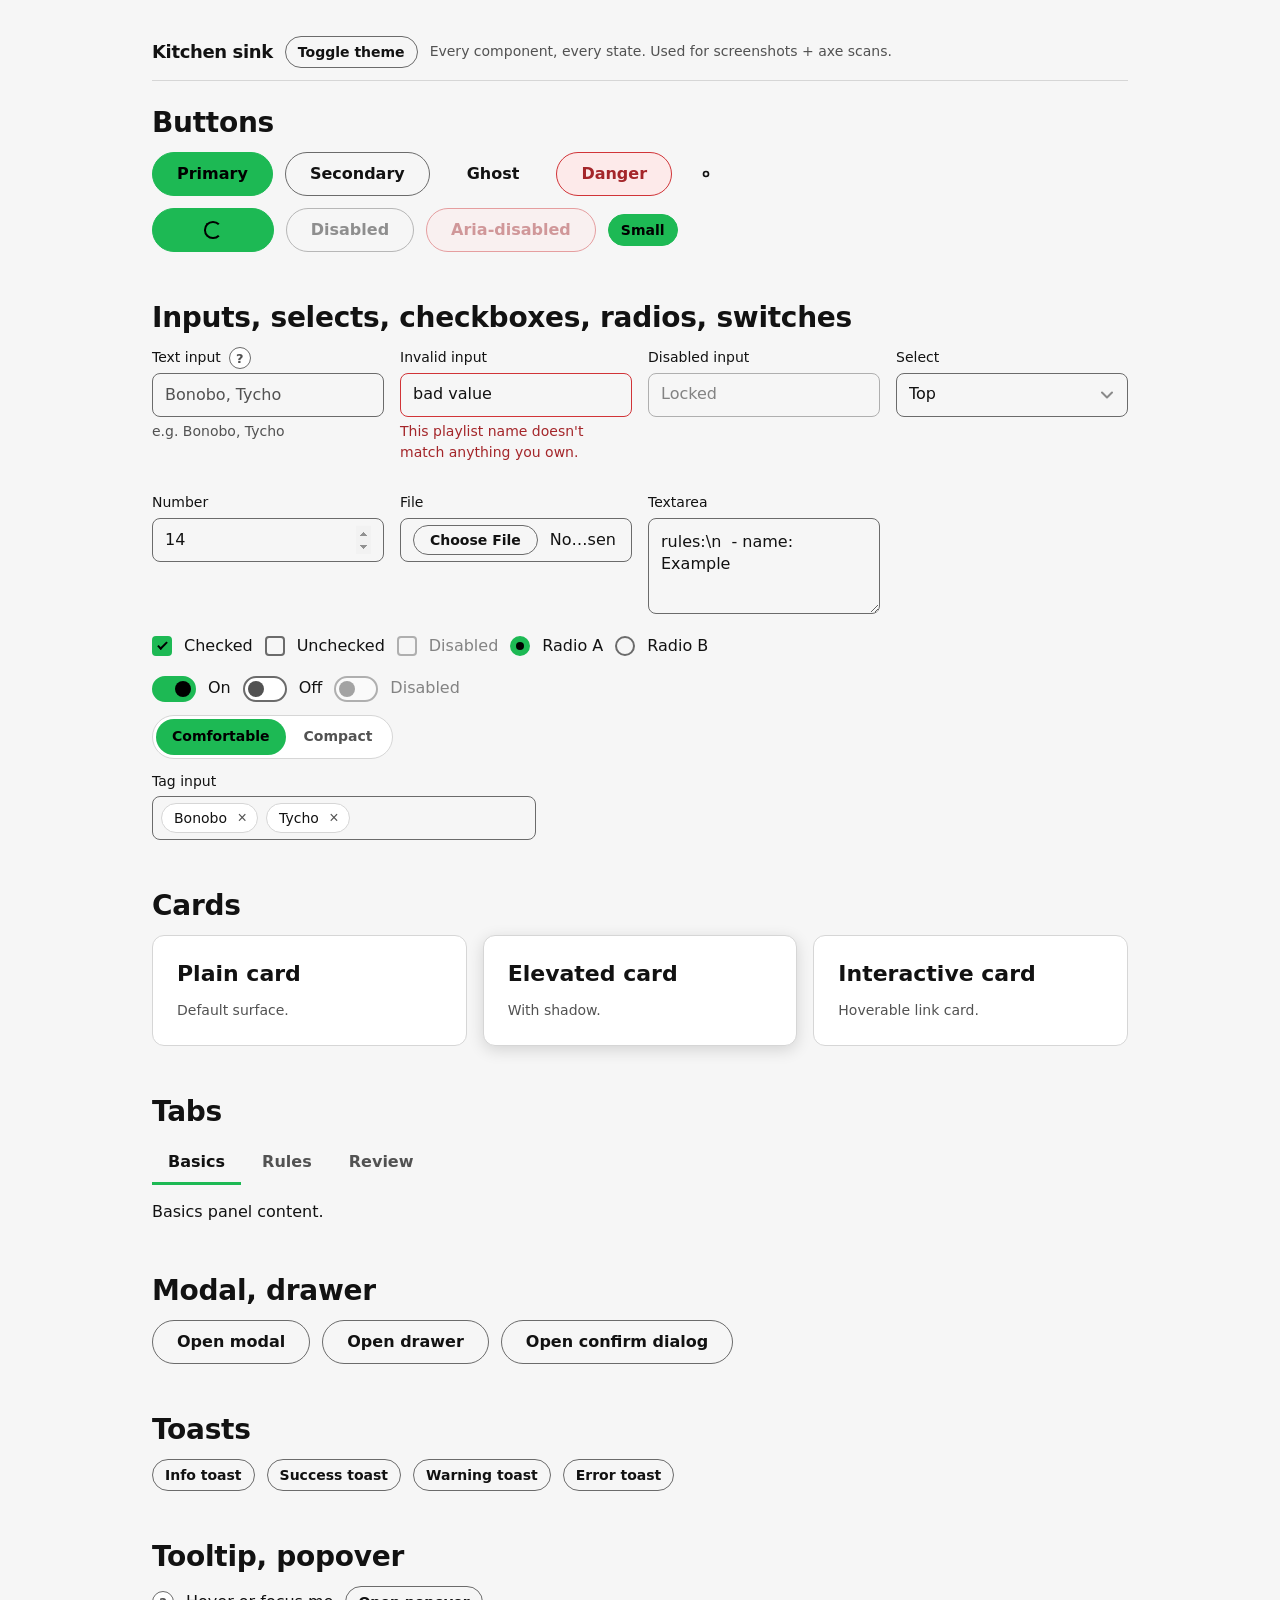
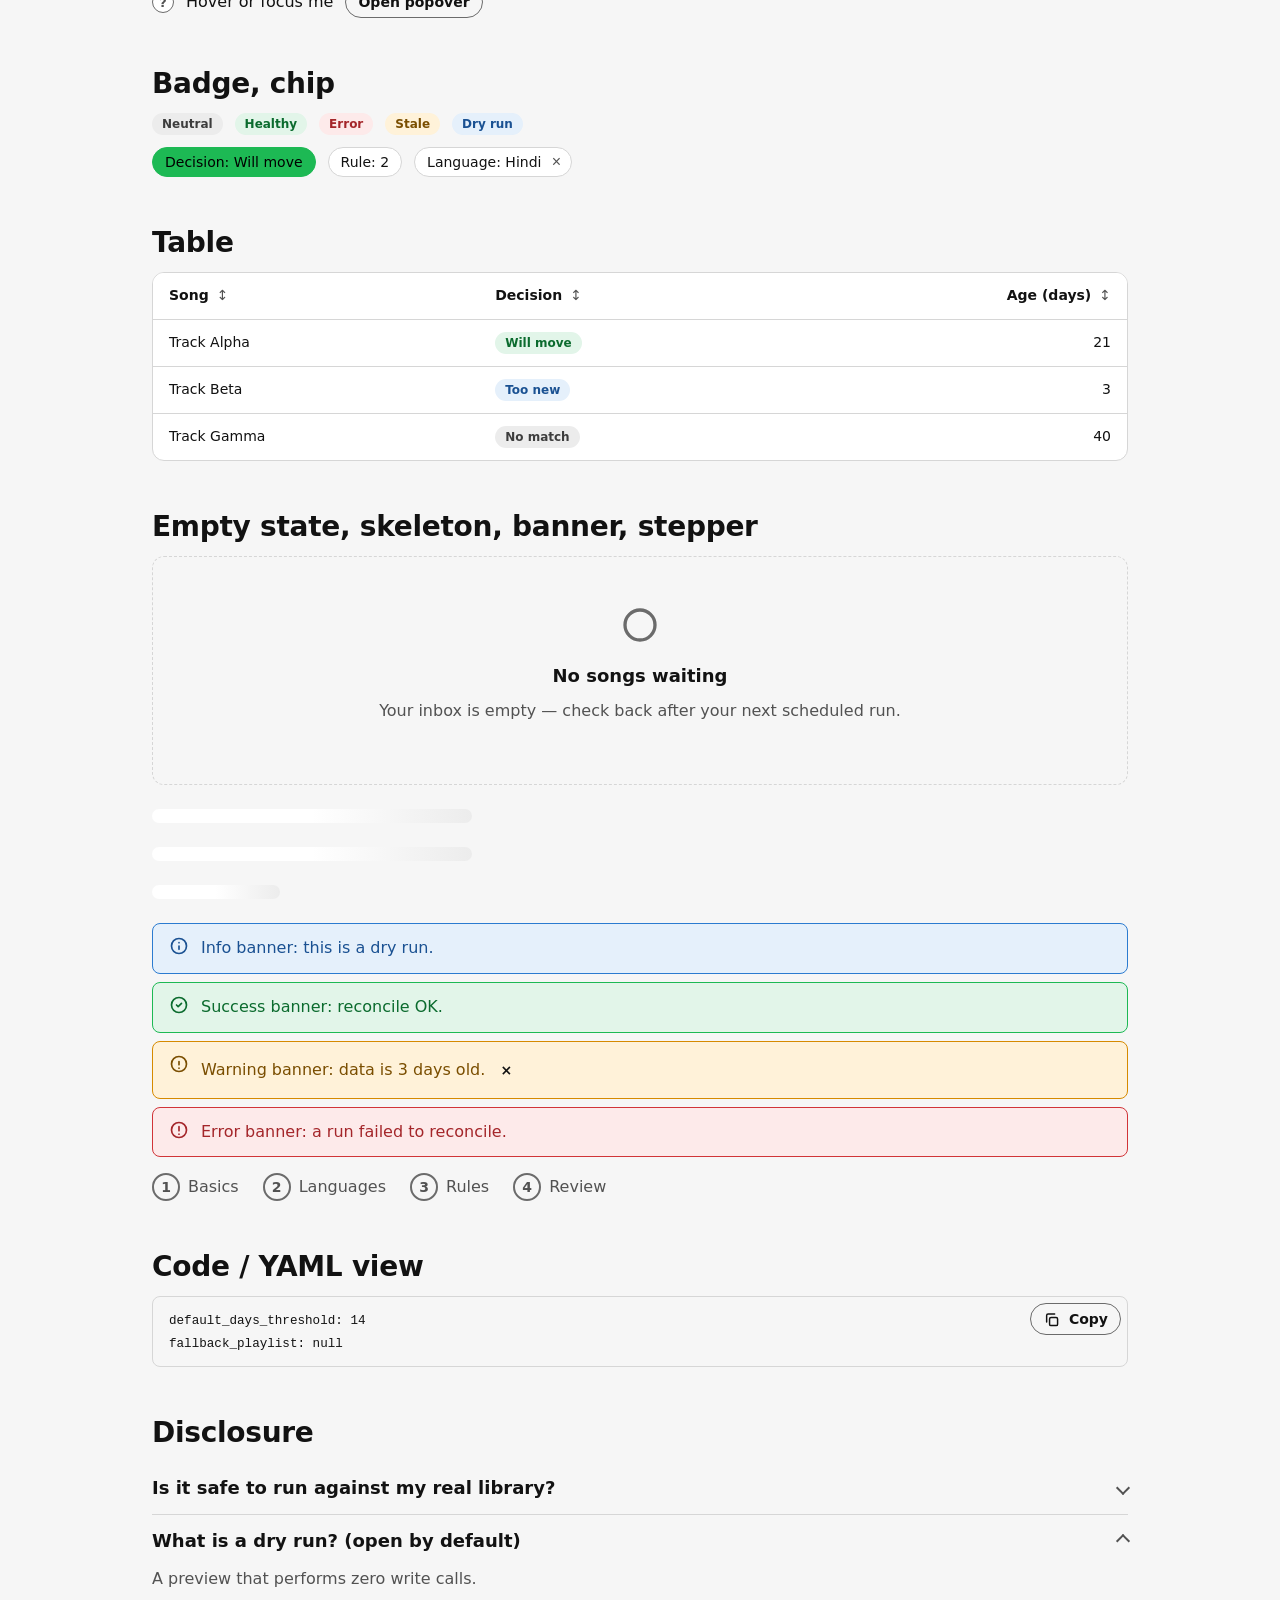
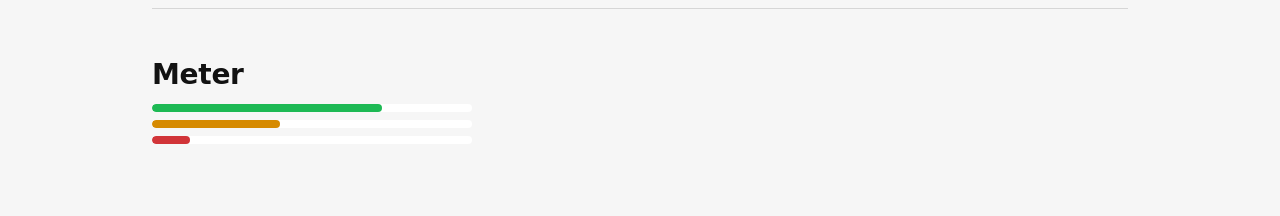
<file: docs/assets/kitchen-sink.html>
<!DOCTYPE html>
<html lang="en">
<head>
<meta charset="utf-8" />
<meta name="viewport" content="width=device-width, initial-scale=1" />
<title>Kitchen sink — LikedZero components</title>
<meta name="robots" content="noindex" />
<meta name="theme-color" content="#121212" />
<link rel="icon" href="favicon.svg" type="image/svg+xml" />
<link rel="stylesheet" href="tokens.css" />
<link rel="stylesheet" href="components.css" />
<style>
  body { padding: var(--space-5); max-width: 64rem; margin: 0 auto; }
  .ks-section { margin-bottom: var(--space-7); }
  .ks-row { display: flex; flex-wrap: wrap; gap: var(--space-3); align-items: center; margin-bottom: var(--space-3); }
  .ks-grid { display: grid; grid-template-columns: repeat(auto-fit, minmax(14rem, 1fr)); gap: var(--space-4); }
  .ks-toolbar { position: sticky; top: 0; z-index: 100; background: var(--color-bg); padding: var(--space-3) 0; border-bottom: 1px solid var(--color-border); margin-bottom: var(--space-5); display: flex; gap: var(--space-3); align-items: center; }
</style>
</head>
<body>
<div class="ks-toolbar">
  <h1 style="margin:0; font-size: var(--text-lg);">Kitchen sink</h1>
  <button class="btn btn-secondary btn-sm" data-theme-toggle>Toggle theme</button>
  <span class="muted small">Every component, every state. Used for screenshots + axe scans.</span>
</div>

<section class="ks-section" id="buttons" aria-labelledby="h-buttons">
  <h2 id="h-buttons">Buttons</h2>
  <div class="ks-row">
    <button class="btn btn-primary">Primary</button>
    <button class="btn btn-secondary">Secondary</button>
    <button class="btn btn-ghost">Ghost</button>
    <button class="btn btn-danger">Danger</button>
    <button class="btn btn-icon" aria-label="Settings"><svg class="icon" viewBox="0 0 24 24"><circle cx="12" cy="12" r="3" /></svg></button>
  </div>
  <div class="ks-row">
    <button class="btn btn-primary is-loading">Loading</button>
    <button class="btn btn-secondary" disabled>Disabled</button>
    <button class="btn btn-danger" aria-disabled="true">Aria-disabled</button>
    <button class="btn btn-primary btn-sm">Small</button>
  </div>
</section>

<section class="ks-section" id="forms" aria-labelledby="h-forms">
  <h2 id="h-forms">Inputs, selects, checkboxes, radios, switches</h2>
  <div class="ks-grid">
    <div class="field">
      <label class="label" for="ks-input">Text input <button class="help" data-tip="Example tooltip text." aria-label="Why does this matter?">?</button></label>
      <input id="ks-input" class="input" type="text" placeholder="Bonobo, Tycho" />
      <p class="hint">e.g. Bonobo, Tycho</p>
    </div>
    <div class="field">
      <label class="label" for="ks-input-err">Invalid input</label>
      <input id="ks-input-err" class="input" type="text" aria-invalid="true" aria-describedby="ks-err-msg" value="bad value" />
      <p class="error-msg" id="ks-err-msg">This playlist name doesn't match anything you own.</p>
    </div>
    <div class="field">
      <label class="label" for="ks-input-dis">Disabled input</label>
      <input id="ks-input-dis" class="input" type="text" disabled value="Locked" />
    </div>
    <div class="field">
      <label class="label" for="ks-select">Select</label>
      <select id="ks-select" class="select"><option>Top</option><option>Bottom</option></select>
    </div>
    <div class="field">
      <label class="label" for="ks-num">Number</label>
      <input id="ks-num" class="input" type="number" value="14" min="0" />
    </div>
    <div class="field">
      <label class="label" for="ks-file">File</label>
      <input id="ks-file" class="input" type="file" />
    </div>
    <div class="field">
      <label class="label" for="ks-textarea">Textarea</label>
      <textarea id="ks-textarea" class="textarea">rules:\n  - name: Example</textarea>
    </div>
  </div>
  <div class="ks-row" style="margin-top: var(--space-4)">
    <label class="check-row"><input type="checkbox" class="check" checked /> Checked</label>
    <label class="check-row"><input type="checkbox" class="check" /> Unchecked</label>
    <label class="check-row"><input type="checkbox" class="check" disabled /> Disabled</label>
    <label class="check-row"><input type="radio" class="radio" name="ks-radio" checked /> Radio A</label>
    <label class="check-row"><input type="radio" class="radio" name="ks-radio" /> Radio B</label>
  </div>
  <div class="ks-row">
    <label class="switch"><input type="checkbox" class="switch-input" role="switch" checked /><span class="switch-ui" aria-hidden="true"></span><span class="switch-label">On</span></label>
    <label class="switch"><input type="checkbox" class="switch-input" role="switch" /><span class="switch-ui" aria-hidden="true"></span><span class="switch-label">Off</span></label>
    <label class="switch"><input type="checkbox" class="switch-input" role="switch" disabled /><span class="switch-ui" aria-hidden="true"></span><span class="switch-label">Disabled</span></label>
  </div>
  <div class="ks-row">
    <div class="segmented" role="radiogroup" aria-label="Density demo">
      <label><input type="radio" name="ks-density" checked /><span>Comfortable</span></label>
      <label><input type="radio" name="ks-density" /><span>Compact</span></label>
    </div>
  </div>
  <div class="field" style="max-width: 24rem">
    <label class="label" for="ks-tags-input">Tag input</label>
    <div class="tags" id="ks-tags" data-tag-input data-values="Bonobo,Tycho"><input id="ks-tags-input" type="text" aria-label="Add an artist" /></div>
  </div>
</section>

<section class="ks-section" id="cards" aria-labelledby="h-cards">
  <h2 id="h-cards">Cards</h2>
  <div class="ks-grid">
    <div class="card"><h3>Plain card</h3><p class="muted small">Default surface.</p></div>
    <div class="card card-elevated"><h3>Elevated card</h3><p class="muted small">With shadow.</p></div>
    <a class="card card-interactive" href="#cards"><h3>Interactive card</h3><p class="muted small">Hoverable link card.</p></a>
  </div>
</section>

<section class="ks-section" id="tabs" aria-labelledby="h-tabs">
  <h2 id="h-tabs">Tabs</h2>
  <div role="tablist" aria-label="Kitchen sink tabs demo">
    <button role="tab" id="ks-t1" aria-controls="ks-p1" aria-selected="true" class="tab">Basics</button>
    <button role="tab" id="ks-t2" aria-controls="ks-p2" aria-selected="false" class="tab">Rules</button>
    <button role="tab" id="ks-t3" aria-controls="ks-p3" aria-selected="false" class="tab">Review</button>
  </div>
  <div role="tabpanel" id="ks-p1" aria-labelledby="ks-t1" class="tabpanel">Basics panel content.</div>
  <div role="tabpanel" id="ks-p2" aria-labelledby="ks-t2" class="tabpanel" hidden>Rules panel content.</div>
  <div role="tabpanel" id="ks-p3" aria-labelledby="ks-t3" class="tabpanel" hidden>Review panel content.</div>
</section>

<section class="ks-section" id="overlays" aria-labelledby="h-overlays">
  <h2 id="h-overlays">Modal, drawer</h2>
  <div class="ks-row">
    <button class="btn btn-secondary" data-open="ks-modal">Open modal</button>
    <button class="btn btn-secondary" data-open="ks-drawer">Open drawer</button>
    <button class="btn btn-secondary" id="ks-confirm-btn">Open confirm dialog</button>
  </div>
  <div class="overlay" id="ks-modal" hidden>
    <div class="dialog" role="dialog" aria-labelledby="ks-modal-title">
      <div class="dialog-head"><h2 id="ks-modal-title">Example modal</h2><button class="btn btn-icon" data-close aria-label="Close">×</button></div>
      <div class="dialog-body"><p>Focus is trapped here; Esc closes; focus returns to the trigger.</p><input class="input" placeholder="Focusable field" /></div>
      <div class="dialog-foot"><button class="btn btn-secondary" data-close>Cancel</button><button class="btn btn-primary" data-close>Confirm</button></div>
    </div>
  </div>
  <div class="overlay overlay-side" id="ks-drawer" hidden>
    <div class="drawer" role="dialog" aria-labelledby="ks-drawer-title">
      <div class="dialog-head"><h2 id="ks-drawer-title">Example drawer</h2><button class="btn btn-icon" data-close aria-label="Close">×</button></div>
      <div class="dialog-body"><p>Same behaviour as the modal, slides from the side.</p></div>
    </div>
  </div>
</section>

<section class="ks-section" id="toasts" aria-labelledby="h-toasts">
  <h2 id="h-toasts">Toasts</h2>
  <div class="ks-row">
    <button class="btn btn-secondary btn-sm" id="ks-toast-info">Info toast</button>
    <button class="btn btn-secondary btn-sm" id="ks-toast-success">Success toast</button>
    <button class="btn btn-secondary btn-sm" id="ks-toast-warning">Warning toast</button>
    <button class="btn btn-secondary btn-sm" id="ks-toast-error">Error toast</button>
  </div>
</section>

<section class="ks-section" id="tooltips" aria-labelledby="h-tooltips">
  <h2 id="h-tooltips">Tooltip, popover</h2>
  <div class="ks-row">
    <button class="help" data-tip="Days before a song is eligible to move." aria-label="Why does this matter?">?</button>
    <span tabindex="0" data-tip="Matched on any credited artist, case-insensitive.">Hover or focus me</span>
    <button aria-expanded="false" data-popover="ks-pop" class="btn btn-secondary btn-sm">Open popover</button>
    <div id="ks-pop" hidden><p style="margin:0">Richer popover content, can include a <a href="#tooltips">link</a>.</p></div>
  </div>
</section>

<section class="ks-section" id="badges" aria-labelledby="h-badges">
  <h2 id="h-badges">Badge, chip</h2>
  <div class="ks-row">
    <span class="badge">Neutral</span>
    <span class="badge badge-success">Healthy</span>
    <span class="badge badge-danger">Error</span>
    <span class="badge badge-warning">Stale</span>
    <span class="badge badge-info">Dry run</span>
  </div>
  <div class="ks-row">
    <button class="chip" aria-pressed="true">Decision: Will move</button>
    <button class="chip" aria-pressed="false">Rule: 2</button>
    <span class="chip">Language: Hindi <button class="chip-x" aria-label="Remove Hindi filter">×</button></span>
  </div>
</section>

<section class="ks-section" id="table" aria-labelledby="h-table">
  <h2 id="h-table">Table</h2>
  <div class="table-wrap">
    <table class="table">
      <thead><tr><th data-sort="text">Song</th><th data-sort="text">Decision</th><th data-sort="num" class="num">Age (days)</th></tr></thead>
      <tbody>
        <tr><td>Track Alpha</td><td><span class="badge badge-success">Will move</span></td><td class="num" data-value="21">21</td></tr>
        <tr><td>Track Beta</td><td><span class="badge badge-info">Too new</span></td><td class="num" data-value="3">3</td></tr>
        <tr><td>Track Gamma</td><td><span class="badge">No match</span></td><td class="num" data-value="40">40</td></tr>
      </tbody>
    </table>
  </div>
</section>

<section class="ks-section" id="feedback" aria-labelledby="h-feedback">
  <h2 id="h-feedback">Empty state, skeleton, banner, stepper</h2>
  <div class="empty" style="margin-bottom: var(--space-4)">
    <svg class="icon" viewBox="0 0 24 24"><circle cx="12" cy="12" r="9" /></svg>
    <h3>No songs waiting</h3>
    <p>Your inbox is empty — check back after your next scheduled run.</p>
  </div>
  <div class="stack-sm" style="max-width: 20rem; margin-bottom: var(--space-4)">
    <div class="skeleton-line"></div>
    <div class="skeleton-line"></div>
    <div class="skeleton-line short"></div>
  </div>
  <div class="stack-sm" style="margin-bottom: var(--space-4)">
    <div class="banner" role="status"><svg class="icon" viewBox="0 0 24 24"><path d="M12 16v-4M12 8h.01" /><circle cx="12" cy="12" r="9" /></svg><div class="banner-body">Info banner: this is a dry run.</div></div>
    <div class="banner banner-success" role="status"><svg class="icon" viewBox="0 0 24 24"><path d="M9 12l2 2 4-4" /><circle cx="12" cy="12" r="9" /></svg><div class="banner-body">Success banner: reconcile OK.</div></div>
    <div class="banner banner-warning" role="status"><svg class="icon" viewBox="0 0 24 24"><path d="M12 9v4M12 17h.01" /><circle cx="12" cy="12" r="9" /></svg><div class="banner-body">Warning banner: data is 3 days old. <button class="btn btn-icon btn-sm" data-dismiss aria-label="Dismiss">×</button></div></div>
    <div class="banner banner-danger" role="alert"><svg class="icon" viewBox="0 0 24 24"><path d="M12 8v5M12 17h.01" /><circle cx="12" cy="12" r="9" /></svg><div class="banner-body">Error banner: a run failed to reconcile.</div></div>
  </div>
  <ol class="stepper">
    <li class="is-done">Basics</li>
    <li aria-current="step">Languages</li>
    <li>Rules</li>
    <li>Review</li>
  </ol>
</section>

<section class="ks-section" id="code" aria-labelledby="h-code">
  <h2 id="h-code">Code / YAML view</h2>
  <div class="code" data-copyable><pre><code>default_days_threshold: 14
fallback_playlist: null</code></pre></div>
</section>

<section class="ks-section" id="disclosure" aria-labelledby="h-disclosure">
  <h2 id="h-disclosure">Disclosure</h2>
  <details class="disclosure"><summary>Is it safe to run against my real library?</summary><p>Yes — nothing is removed until it is confirmed added elsewhere.</p></details>
  <details class="disclosure" open><summary>What is a dry run? (open by default)</summary><p>A preview that performs zero write calls.</p></details>
</section>

<section class="ks-section" id="meter" aria-labelledby="h-meter">
  <h2 id="h-meter">Meter</h2>
  <div class="meter" role="meter" aria-label="Genre coverage" aria-valuenow="72" aria-valuemin="0" aria-valuemax="100" style="--v:72%; max-width: 20rem"><span></span></div>
  <div class="meter meter-warning" role="meter" aria-label="Language coverage" aria-valuenow="40" aria-valuemin="0" aria-valuemax="100" style="--v:40%; max-width: 20rem; margin-top: var(--space-2)"><span></span></div>
  <div class="meter meter-danger" role="meter" aria-label="Signal precision" aria-valuenow="12" aria-valuemin="0" aria-valuemax="100" style="--v:12%; max-width: 20rem; margin-top: var(--space-2)"><span></span></div>
</section>

<script src="ui.js"></script>
<script>
  document.getElementById('ks-confirm-btn').addEventListener('click', function () {
    LZUI.confirm({ title: 'Restore this version?', message: 'This replaces your current draft.', confirmLabel: 'Restore', cancelLabel: 'Cancel' });
  });
  document.getElementById('ks-toast-info').addEventListener('click', function () { LZUI.toast('This is an info toast.'); });
  document.getElementById('ks-toast-success').addEventListener('click', function () { LZUI.toast('Configuration saved.', { type: 'success' }); });
  document.getElementById('ks-toast-warning').addEventListener('click', function () { LZUI.toast('Data is 3 days old.', { type: 'warning' }); });
  document.getElementById('ks-toast-error').addEventListener('click', function () { LZUI.toast('Could not save.', { type: 'error' }); });
</script>
</body>
</html>
</file>
<file: docs/assets/tokens.css>
/* LikedZero design tokens (Master decision 22). The single source of truth for colour, type, space, radius,
   shadow and motion. Dark is the default; light follows prefers-color-scheme; [data-theme="dark|light"] on <html>
   overrides both. Pages consume these variables only, never raw colours.
   Note on contrast: --color-muted (#7A7A7A) is 4.4:1 on the dark background, so it is for icons, dividers and
   disabled states only. Any text that carries meaning uses --color-text-secondary or stronger. */

:root,
:root[data-theme="dark"] {
  color-scheme: dark;
  --color-bg: #121212;
  --color-surface: #181818;
  --color-elevated: #282828;
  --color-hover: #2a2a2a;
  --color-border: #333333;
  --color-text: #ffffff;
  --color-text-secondary: #b3b3b3;
  --color-muted: #7a7a7a;
  --color-accent: #1db954;
  --color-accent-hover: #1ed760;
  --color-accent-pressed: #169c46;
  --color-on-accent: #000000;
  --color-accent-text: #1db954;   /* green used as text/icon on the page background */
  --color-focus: #1db954;
  --color-danger: #e5484d;
  --color-warning: #f5a623;
  --color-info: #3e8ede;
  /* tinted status surfaces + the text colour that is legible on them */
  --color-success-bg: #10301d;  --color-success-text: #4ade80;
  --color-danger-bg: #3b1a1c;   --color-danger-text: #ff8a8e;
  --color-warning-bg: #3a2c0b;  --color-warning-text: #f5b84d;
  --color-info-bg: #14283f;     --color-info-text: #85bbf2;
  --color-neutral-bg: #262626;  --color-neutral-text: #d0d0d0;
  --color-scrim: rgba(0, 0, 0, 0.6);
  --color-selection: rgba(29, 185, 84, 0.35);
  --scrollbar-thumb: #1db954;
  --scrollbar-track: #202020;
  --shadow-sm: 0 1px 2px rgba(0, 0, 0, 0.5);
  --shadow-md: 0 4px 16px rgba(0, 0, 0, 0.5);
  --shadow-lg: 0 12px 40px rgba(0, 0, 0, 0.65);
}

@media (prefers-color-scheme: light) {
  :root:not([data-theme="dark"]) {
    color-scheme: light;
    --color-bg: #f6f6f6;
    --color-surface: #ffffff;
    --color-elevated: #ffffff;
    --color-hover: #ececec;
    --color-border: #d6d6d6;
    --color-text: #121212;
    --color-text-secondary: #525252;
    --color-muted: #6b6b6b;
    --color-accent: #1db954;
    --color-accent-hover: #1ed760;
    --color-accent-pressed: #169c46;
    --color-on-accent: #000000;
    --color-accent-text: #0b6b2e;
    --color-focus: #0b6b2e;
    --color-danger: #d13438;
    --color-warning: #d68a00;
    --color-info: #2b7bd0;
    --color-success-bg: #e2f5e9;  --color-success-text: #0b6b2e;
    --color-danger-bg: #fdeaea;   --color-danger-text: #a4262a;
    --color-warning-bg: #fff2d9;  --color-warning-text: #7a4e00;
    --color-info-bg: #e5f0fb;     --color-info-text: #1a5192;
    --color-neutral-bg: #ececec;  --color-neutral-text: #3d3d3d;
    --color-scrim: rgba(0, 0, 0, 0.4);
    --color-selection: rgba(29, 185, 84, 0.3);
    --scrollbar-thumb: #169c46;
    --scrollbar-track: #e6e6e6;
    --shadow-sm: 0 1px 2px rgba(0, 0, 0, 0.12);
    --shadow-md: 0 4px 16px rgba(0, 0, 0, 0.14);
    --shadow-lg: 0 12px 40px rgba(0, 0, 0, 0.22);
  }
}

:root[data-theme="light"] {
  color-scheme: light;
  --color-bg: #f6f6f6;
  --color-surface: #ffffff;
  --color-elevated: #ffffff;
  --color-hover: #ececec;
  --color-border: #d6d6d6;
  --color-text: #121212;
  --color-text-secondary: #525252;
  --color-muted: #6b6b6b;
  --color-accent: #1db954;
  --color-accent-hover: #1ed760;
  --color-accent-pressed: #169c46;
  --color-on-accent: #000000;
  --color-accent-text: #0b6b2e;
  --color-focus: #0b6b2e;
  --color-danger: #d13438;
  --color-warning: #d68a00;
  --color-info: #2b7bd0;
  --color-success-bg: #e2f5e9;  --color-success-text: #0b6b2e;
  --color-danger-bg: #fdeaea;   --color-danger-text: #a4262a;
  --color-warning-bg: #fff2d9;  --color-warning-text: #7a4e00;
  --color-info-bg: #e5f0fb;     --color-info-text: #1a5192;
  --color-neutral-bg: #ececec;  --color-neutral-text: #3d3d3d;
  --color-scrim: rgba(0, 0, 0, 0.4);
  --color-selection: rgba(29, 185, 84, 0.3);
  --scrollbar-thumb: #169c46;
  --scrollbar-track: #e6e6e6;
  --shadow-sm: 0 1px 2px rgba(0, 0, 0, 0.12);
  --shadow-md: 0 4px 16px rgba(0, 0, 0, 0.14);
  --shadow-lg: 0 12px 40px rgba(0, 0, 0, 0.22);
}

/* theme-independent scales */
:root {
  --font-sans: system-ui, -apple-system, "Segoe UI", Roboto, "Helvetica Neue", Arial, sans-serif;
  --font-mono: ui-monospace, SFMono-Regular, Menlo, Consolas, monospace;
  --text-xs: 0.75rem;
  --text-sm: 0.875rem;
  --text-md: 1rem;
  --text-lg: 1.125rem;
  --text-xl: 1.375rem;
  --text-2xl: 1.75rem;
  --text-3xl: 2.25rem;
  --leading-tight: 1.25;
  --leading-body: 1.55;
  --weight-regular: 400;
  --weight-medium: 500;
  --weight-bold: 700;
  --space-1: 4px;
  --space-2: 8px;
  --space-3: 12px;
  --space-4: 16px;
  --space-5: 24px;
  --space-6: 32px;
  --space-7: 48px;
  --space-8: 64px;
  --radius-sm: 4px;
  --radius-md: 8px;
  --radius-lg: 12px;
  --radius-pill: 999px;
  --focus-ring-width: 2px;
  --focus-ring-offset: 2px;
  --motion-fast: 120ms;
  --motion-base: 200ms;
  --motion-slow: 320ms;
  --motion-ease: cubic-bezier(0.2, 0, 0, 1);
  --touch-target: 44px;
  --content-max: 80rem;
  --header-h: 64px;
  --z-header: 50;
  --z-overlay: 200;
  --z-toast: 300;
  --z-tip: 400;
}

@media (prefers-reduced-motion: reduce) {
  :root { --motion-fast: 0ms; --motion-base: 0ms; --motion-slow: 0ms; }
  * { scroll-behavior: auto !important; }
}

/* native control styling shared by every page */
html { accent-color: var(--color-accent); -webkit-text-size-adjust: 100%; }
::selection { background: var(--color-selection); color: var(--color-text); }
:focus-visible { outline: var(--focus-ring-width) solid var(--color-focus); outline-offset: var(--focus-ring-offset); }
* { scrollbar-width: thin; scrollbar-color: var(--scrollbar-thumb) var(--scrollbar-track); }
::-webkit-scrollbar { width: 10px; height: 10px; }
::-webkit-scrollbar-track { background: var(--scrollbar-track); }
::-webkit-scrollbar-thumb { background: var(--scrollbar-thumb); border-radius: var(--radius-pill); border: 2px solid var(--scrollbar-track); }
</file>
<file: docs/assets/components.css>
/* LikedZero component library (Master decision 23). Consumes ONLY tokens.css variables. API: see COMPONENTS.md.
   Sections: base, utilities, buttons, forms, cards, tabs, overlays, toasts, tooltip/popover, badges, table,
   feedback (empty/skeleton/banner/stepper), code, disclosure, meter. */

/* ------------------------------------------------------------ base */
*, *::before, *::after { box-sizing: border-box; }
html { background: var(--color-bg); overflow-x: hidden; }
body { margin: 0; background: var(--color-bg); color: var(--color-text); font: var(--text-md)/var(--leading-body) var(--font-sans); overflow-wrap: break-word; overflow-x: clip; }
body.ui-locked { overflow: hidden; }
h1, h2, h3, h4 { line-height: var(--leading-tight); margin: 0 0 var(--space-3); font-weight: var(--weight-bold); }
h1 { font-size: var(--text-3xl); letter-spacing: -0.02em; }
h2 { font-size: var(--text-2xl); letter-spacing: -0.01em; }
h3 { font-size: var(--text-xl); }
h4 { font-size: var(--text-lg); }
p { margin: 0 0 var(--space-3); }
a { color: var(--color-accent-text); text-underline-offset: 3px; }
a:hover { color: var(--color-accent-hover); }
:root[data-theme="light"] a:hover { color: var(--color-accent-pressed); }
@media (prefers-color-scheme: light) { :root:not([data-theme="dark"]) a:hover { color: var(--color-accent-pressed); } }
code, kbd, samp { font: 0.9em var(--font-mono); }
:not(pre) > code { background: var(--color-elevated); padding: 1px 6px; border-radius: var(--radius-sm); overflow-wrap: anywhere; }
kbd { background: var(--color-elevated); border: 1px solid var(--color-border); border-bottom-width: 2px; border-radius: var(--radius-sm); padding: 0 6px; }
hr { border: 0; border-top: 1px solid var(--color-border); margin: var(--space-5) 0; }
img, svg { max-width: 100%; }
[hidden] { display: none !important; }
::placeholder { color: var(--color-text-secondary); opacity: 1; }
input[type="range"] { accent-color: var(--color-accent); }

/* ------------------------------------------------------------ utilities */
.sr-only { position: absolute; width: 1px; height: 1px; margin: -1px; overflow: hidden; clip: rect(0 0 0 0); white-space: nowrap; border: 0; padding: 0; }
.muted { color: var(--color-text-secondary); }
.small { font-size: var(--text-sm); }
.tabular, .num { font-variant-numeric: tabular-nums; }
.stack { display: flex; flex-direction: column; gap: var(--space-4); }
.stack-sm { display: flex; flex-direction: column; gap: var(--space-2); }
.cluster { display: flex; flex-wrap: wrap; align-items: center; gap: var(--space-3); }
.container { width: 100%; max-width: var(--content-max); margin: 0 auto; padding: 0 var(--space-4); }
.icon { width: 1.25em; height: 1.25em; flex: none; fill: none; stroke: currentColor; stroke-width: 2; stroke-linecap: round; stroke-linejoin: round; }

/* ------------------------------------------------------------ buttons */
.btn { --btn-bg: transparent; --btn-fg: var(--color-text); --btn-bd: var(--color-muted);
  display: inline-flex; align-items: center; justify-content: center; gap: var(--space-2); position: relative;
  min-height: var(--touch-target); padding: 0 var(--space-5); font: var(--weight-bold) var(--text-md)/1 var(--font-sans);
  color: var(--btn-fg); background: var(--btn-bg); border: 1px solid var(--btn-bd); border-radius: var(--radius-pill);
  cursor: pointer; text-decoration: none; white-space: nowrap; user-select: none; -webkit-tap-highlight-color: transparent;
  transition: background var(--motion-fast) var(--motion-ease), transform var(--motion-fast) var(--motion-ease), border-color var(--motion-fast); }
.btn:hover { --btn-bd: var(--color-text); color: var(--btn-fg); }
.btn:active { transform: scale(0.98); }
.btn-primary { --btn-bg: var(--color-accent); --btn-fg: var(--color-on-accent); --btn-bd: var(--color-accent); }
.btn-primary:hover { --btn-bg: var(--color-accent-hover); --btn-bd: var(--color-accent-hover); color: var(--color-on-accent); transform: scale(1.02); }
.btn-primary:active { --btn-bg: var(--color-accent-pressed); --btn-bd: var(--color-accent-pressed); transform: scale(0.98); }
.btn-secondary { --btn-bg: transparent; }
.btn-ghost { --btn-bd: transparent; }
.btn-ghost:hover { --btn-bd: transparent; background: var(--color-hover); }
.btn-danger { --btn-bg: var(--color-danger-bg); --btn-fg: var(--color-danger-text); --btn-bd: var(--color-danger); }
.btn-danger:hover { --btn-bd: var(--color-danger-text); color: var(--color-danger-text); }
.btn-sm { min-height: 32px; padding: 0 var(--space-3); font-size: var(--text-sm); }
.btn-icon { width: var(--touch-target); padding: 0; --btn-bd: transparent; border-radius: 50%; }
.btn-icon:hover { --btn-bd: transparent; background: var(--color-hover); }
.btn-icon.btn-sm { width: 32px; }
.btn:disabled, .btn[aria-disabled="true"] { opacity: 0.45; cursor: not-allowed; transform: none; pointer-events: none; }
.btn.is-loading, .btn[aria-busy="true"] { color: transparent; pointer-events: none; }
.btn.is-loading::after, .btn[aria-busy="true"]::after { content: ""; position: absolute; width: 1.1em; height: 1.1em; border-radius: 50%;
  border: 2px solid var(--btn-fg); border-right-color: transparent; animation: ui-spin 0.8s linear infinite; }
.btn.is-loading > *, .btn[aria-busy="true"] > * { visibility: hidden; }
.btn.is-loading::after { border-color: var(--color-text); border-right-color: transparent; }
.btn-primary.is-loading::after { border-color: var(--color-on-accent); border-right-color: transparent; }
@keyframes ui-spin { to { transform: rotate(360deg); } }
@media (prefers-reduced-motion: reduce) { .btn.is-loading::after, .btn[aria-busy="true"]::after { animation-duration: 3s; } }

/* ------------------------------------------------------------ forms */
.field { display: flex; flex-direction: column; gap: var(--space-1); min-width: 0; }
.label { font-size: var(--text-sm); font-weight: var(--weight-medium); color: var(--color-text); display: inline-flex; align-items: center; gap: var(--space-2); }
.hint { font-size: var(--text-sm); color: var(--color-text-secondary); }
.error-msg { font-size: var(--text-sm); color: var(--color-danger-text); }
.input, .select, .textarea, .tags { width: 100%; min-height: var(--touch-target); padding: 0 var(--space-3); font: var(--text-md)/1.4 var(--font-sans);
  color: var(--color-text); background: var(--color-bg); border: 1px solid var(--color-muted); border-radius: var(--radius-md);
  transition: border-color var(--motion-fast), box-shadow var(--motion-fast); }
.card .input, .card .select, .card .textarea, .card .tags, .drawer .input, .dialog .input { background: var(--color-bg); }
.textarea { padding: var(--space-3); min-height: 6rem; resize: vertical; }
.input:hover, .select:hover, .textarea:hover, .tags:hover { border-color: var(--color-text-secondary); }
.input:focus-visible, .select:focus-visible, .textarea:focus-visible, .tags:focus-within { border-color: var(--color-focus); outline: var(--focus-ring-width) solid var(--color-focus); outline-offset: 1px; }
.input[aria-invalid="true"], .select[aria-invalid="true"], .textarea[aria-invalid="true"], .tags[aria-invalid="true"] { border-color: var(--color-danger); }
.input:disabled, .select:disabled, .textarea:disabled { opacity: 0.5; cursor: not-allowed; }
.select { appearance: none; -webkit-appearance: none; padding-right: 2.5rem; cursor: pointer;
  /* chevron (a stroked V, not a filled triangle); #8a8a8a clears 3:1 on both the dark and the light surfaces */
  background-image: url("data:image/svg+xml,%3Csvg xmlns='http://www.w3.org/2000/svg' width='12' height='8' viewBox='0 0 12 8' fill='none' stroke='%238a8a8a' stroke-width='2' stroke-linecap='round' stroke-linejoin='round'%3E%3Cpath d='M1 1.5l5 5 5-5'/%3E%3C/svg%3E");
  background-position: right 14px center; background-size: 12px 8px; background-repeat: no-repeat; }
.select option { background: var(--color-elevated); color: var(--color-text); }
input[type="number"].input { font-variant-numeric: tabular-nums; }
input[type="number"].input::-webkit-inner-spin-button, input[type="number"].input::-webkit-outer-spin-button { opacity: 0.6; height: 28px; }
input[type="file"].input { padding: 6px var(--space-3); line-height: 30px; cursor: pointer; }
input[type="file"]::file-selector-button { font: var(--weight-bold) var(--text-sm) var(--font-sans); color: var(--color-text); background: transparent;
  border: 1px solid var(--color-muted); border-radius: var(--radius-pill); padding: 0 var(--space-4); height: 30px; margin-right: var(--space-3); cursor: pointer; }
input[type="file"]::file-selector-button:hover { border-color: var(--color-text); background: var(--color-hover); }

.check-row { display: inline-flex; align-items: flex-start; gap: var(--space-3); cursor: pointer; min-height: 28px; padding: var(--space-1) 0; }
.check-row.is-disabled, .check-row:has(input:disabled) { opacity: 0.5; cursor: not-allowed; }
input.check, input.radio { appearance: none; -webkit-appearance: none; flex: none; width: 20px; height: 20px; margin: 2px 0 0; display: inline-grid; place-content: center;
  background: var(--color-bg); border: 2px solid var(--color-muted); cursor: inherit; transition: background var(--motion-fast), border-color var(--motion-fast); }
input.check { border-radius: var(--radius-sm); }
input.radio { border-radius: 50%; }
input.check:hover, input.radio:hover { border-color: var(--color-text); }
input.check:checked, input.radio:checked, input.check:indeterminate { background: var(--color-accent); border-color: var(--color-accent); }
input.check:checked::after { content: ""; width: 5px; height: 10px; border: solid var(--color-on-accent); border-width: 0 2.5px 2.5px 0; transform: rotate(45deg) translate(-1px, -1px); }
input.check:indeterminate::after { content: ""; width: 10px; height: 2.5px; background: var(--color-on-accent); }
input.radio:checked::after { content: ""; width: 8px; height: 8px; border-radius: 50%; background: var(--color-on-accent); }
input.check[aria-invalid="true"], input.radio[aria-invalid="true"] { border-color: var(--color-danger); }

.switch { display: inline-flex; align-items: center; gap: var(--space-3); cursor: pointer; position: relative; min-height: 28px; }
.switch-input { position: absolute; opacity: 0; width: 44px; height: 28px; margin: 0; cursor: pointer; }
.switch-ui { position: relative; flex: none; width: 44px; height: 26px; border-radius: var(--radius-pill); background: var(--color-elevated); border: 2px solid var(--color-muted); transition: background var(--motion-base), border-color var(--motion-base); }
.switch-ui::after { content: ""; position: absolute; top: 3px; left: 3px; width: 16px; height: 16px; border-radius: 50%; background: var(--color-text-secondary); transition: transform var(--motion-base) var(--motion-ease), background var(--motion-base); }
.switch-input:checked + .switch-ui { background: var(--color-accent); border-color: var(--color-accent); }
.switch-input:checked + .switch-ui::after { transform: translateX(18px); background: var(--color-on-accent); }
.switch-input:focus-visible + .switch-ui { outline: var(--focus-ring-width) solid var(--color-focus); outline-offset: var(--focus-ring-offset); }
.switch-input:disabled + .switch-ui, .switch-input:disabled ~ .switch-label { opacity: 0.5; cursor: not-allowed; }

.segmented { display: inline-flex; padding: 3px; gap: 2px; background: var(--color-elevated); border: 1px solid var(--color-border); border-radius: var(--radius-pill); max-width: 100%; }
.segmented label { position: relative; display: flex; }
.segmented input { position: absolute; opacity: 0; inset: 0; margin: 0; cursor: pointer; }
.segmented span { display: inline-flex; align-items: center; min-height: 36px; padding: 0 var(--space-4); border-radius: var(--radius-pill); font-size: var(--text-sm); font-weight: var(--weight-bold); color: var(--color-text-secondary); transition: background var(--motion-fast), color var(--motion-fast); white-space: nowrap; }
.segmented label:hover span { color: var(--color-text); }
.segmented input:checked + span { background: var(--color-accent); color: var(--color-on-accent); }
.segmented input:focus-visible + span { outline: var(--focus-ring-width) solid var(--color-focus); outline-offset: var(--focus-ring-offset); }
.segmented input:disabled + span { opacity: 0.45; cursor: not-allowed; }

.tags { display: flex; flex-wrap: wrap; align-items: center; gap: var(--space-2); padding: 6px var(--space-2); cursor: text; }
.tags input { flex: 1 1 8rem; min-width: 6rem; min-height: 30px; border: 0; outline: 0; background: transparent; color: var(--color-text); font: inherit; padding: 0 var(--space-1); }
.tags input:focus-visible { outline: 0; }

/* ------------------------------------------------------------ cards, tabs */
.card { background: var(--color-surface); border: 1px solid var(--color-border); border-radius: var(--radius-lg); padding: var(--space-5); }
.card > :last-child { margin-bottom: 0; }
.card-elevated { background: var(--color-elevated); box-shadow: var(--shadow-md); }
.card-interactive { transition: background var(--motion-base), transform var(--motion-base) var(--motion-ease); }
a.card-interactive { display: block; color: inherit; text-decoration: none; }
.card-interactive:hover { background: var(--color-hover); transform: translateY(-2px); }

.tablist { display: flex; gap: var(--space-1); border-bottom: 1px solid var(--color-border); overflow-x: auto; }
.tab { appearance: none; background: none; border: 0; border-bottom: 3px solid transparent; margin-bottom: -1px; min-height: var(--touch-target); padding: 0 var(--space-4);
  font: var(--weight-bold) var(--text-md) var(--font-sans); color: var(--color-text-secondary); cursor: pointer; white-space: nowrap; }
.tab:hover { color: var(--color-text); }
.tab[aria-selected="true"] { color: var(--color-text); border-bottom-color: var(--color-accent); }
.tab:focus-visible { outline-offset: -3px; }
.tabpanel { padding-top: var(--space-4); }

/* ------------------------------------------------------------ modal + drawer */
.overlay { position: fixed; inset: 0; z-index: var(--z-overlay); display: flex; align-items: center; justify-content: center; padding: var(--space-4); background: var(--color-scrim); animation: ui-fade var(--motion-base) var(--motion-ease); }
.dialog, .drawer { background: var(--color-elevated); color: var(--color-text); border: 1px solid var(--color-border); box-shadow: var(--shadow-lg); display: flex; flex-direction: column; max-height: 100%; }
.dialog { width: min(32rem, 100%); border-radius: var(--radius-lg); animation: ui-pop var(--motion-base) var(--motion-ease); }
.overlay-side { justify-content: flex-end; padding: 0; }
.drawer { width: min(30rem, 100%); height: 100%; border-radius: 0; border-width: 0 0 0 1px; animation: ui-slide var(--motion-slow) var(--motion-ease); }
.dialog:focus, .drawer:focus { outline: 0; }
.dialog-head { display: flex; align-items: flex-start; justify-content: space-between; gap: var(--space-3); padding: var(--space-5) var(--space-5) var(--space-2); }
.dialog-head h2, .dialog-head h3 { margin: 0; font-size: var(--text-xl); }
.dialog-body { padding: var(--space-2) var(--space-5) var(--space-4); overflow: auto; flex: 1 1 auto; }
.dialog-foot { display: flex; flex-wrap: wrap; justify-content: flex-end; gap: var(--space-3); padding: var(--space-3) var(--space-5) var(--space-5); }
@keyframes ui-fade { from { opacity: 0; } }
@keyframes ui-pop { from { opacity: 0; transform: translateY(8px) scale(0.98); } }
@keyframes ui-slide { from { transform: translateX(32px); opacity: 0; } }

/* ------------------------------------------------------------ toasts */
.toasts { position: fixed; z-index: var(--z-toast); right: var(--space-4); bottom: var(--space-4); left: var(--space-4); display: flex; flex-direction: column; align-items: flex-end; gap: var(--space-2); pointer-events: none; }
.toast { pointer-events: auto; display: flex; align-items: center; gap: var(--space-3); max-width: 26rem; padding: var(--space-3) var(--space-4); border-radius: var(--radius-md); background: var(--color-elevated); color: var(--color-text);
  border: 1px solid var(--color-border); border-left: 4px solid var(--toast-c, var(--color-info)); box-shadow: var(--shadow-md); animation: ui-pop var(--motion-base) var(--motion-ease); }
.toast-success { --toast-c: var(--color-accent); }
.toast-error { --toast-c: var(--color-danger); }
.toast-warning { --toast-c: var(--color-warning); }
.toast-msg { flex: 1; font-size: var(--text-sm); }

/* ------------------------------------------------------------ tooltip + popover */
.tooltip, .popover { position: fixed; z-index: var(--z-tip); max-width: min(20rem, calc(100vw - 16px)); padding: var(--space-2) var(--space-3); border-radius: var(--radius-md);
  background: var(--color-elevated); color: var(--color-text); border: 1px solid var(--color-muted); box-shadow: var(--shadow-md); font-size: var(--text-sm); line-height: 1.45; }
.popover { padding: var(--space-4); max-width: min(24rem, calc(100vw - 16px)); }
.popover > :last-child { margin-bottom: 0; }
.help { appearance: none; position: relative; display: inline-grid; place-content: center; width: 22px; height: 22px; padding: 0; border-radius: 50%; cursor: help; vertical-align: middle;
  font: var(--weight-bold) 13px/1 var(--font-sans); color: var(--color-text-secondary); background: var(--color-elevated); border: 1px solid var(--color-muted); }
.help::before { content: ""; position: absolute; inset: -11px; }
.help:hover, .help[aria-expanded="true"] { color: var(--color-text); border-color: var(--color-text); }

/* ------------------------------------------------------------ badge, chip */
.badge { display: inline-flex; align-items: center; gap: 6px; padding: 2px 10px; border-radius: var(--radius-pill); font-size: var(--text-xs); font-weight: var(--weight-bold); line-height: 1.5; white-space: nowrap;
  background: var(--color-neutral-bg); color: var(--color-neutral-text); }
.badge-success { background: var(--color-success-bg); color: var(--color-success-text); }
.badge-danger { background: var(--color-danger-bg); color: var(--color-danger-text); }
.badge-warning { background: var(--color-warning-bg); color: var(--color-warning-text); }
.badge-info { background: var(--color-info-bg); color: var(--color-info-text); }
.chip { display: inline-flex; align-items: center; gap: var(--space-1); min-height: 30px; padding: 0 var(--space-3); border-radius: var(--radius-pill); font: var(--weight-medium) var(--text-sm) var(--font-sans);
  background: var(--color-elevated); color: var(--color-text); border: 1px solid var(--color-border); }
button.chip { cursor: pointer; }
button.chip:hover { border-color: var(--color-text-secondary); }
button.chip[aria-pressed="true"] { background: var(--color-accent); color: var(--color-on-accent); border-color: var(--color-accent); }
.chip-x { appearance: none; display: inline-grid; place-content: center; width: 22px; height: 22px; margin-right: -8px; padding: 0; border: 0; border-radius: 50%; background: none; color: var(--color-text-secondary); cursor: pointer; font-size: 16px; line-height: 1; }
.chip-x:hover { background: var(--color-hover); color: var(--color-text); }

/* ------------------------------------------------------------ table */
.table-wrap { overflow: auto; max-height: var(--table-max, none); border: 1px solid var(--color-border); border-radius: var(--radius-lg); background: var(--color-surface); }
.table { width: 100%; border-collapse: separate; border-spacing: 0; font-size: var(--text-sm); }
.table caption { text-align: left; padding: var(--space-3) var(--space-4); color: var(--color-text-secondary); }
.table th, .table td { padding: var(--space-3) var(--space-4); text-align: left; border-bottom: 1px solid var(--color-border); vertical-align: middle; }
.table thead th { position: sticky; top: 0; z-index: 1; background: var(--color-elevated); font-weight: var(--weight-bold); white-space: nowrap; }
.table tbody tr:hover { background: var(--color-hover); }
.table tbody tr:last-child td { border-bottom: 0; }
.table td.num, .table th.num { text-align: right; font-variant-numeric: tabular-nums; }
.table-compact th, .table-compact td { padding: var(--space-1) var(--space-3); }
.th-sort { appearance: none; background: none; border: 0; padding: 0; margin: 0; font: inherit; color: inherit; cursor: pointer; display: inline-flex; align-items: center; gap: var(--space-2); }
.th-sort::after { content: "\2195"; color: var(--color-text-secondary); font-weight: var(--weight-regular); }
th[aria-sort="ascending"] .th-sort::after { content: "\2191"; color: var(--color-accent-text); }
th[aria-sort="descending"] .th-sort::after { content: "\2193"; color: var(--color-accent-text); }

/* ------------------------------------------------------------ empty, skeleton, banner, stepper */
.empty { text-align: center; padding: var(--space-7) var(--space-5); border: 1px dashed var(--color-border); border-radius: var(--radius-lg); color: var(--color-text-secondary); }
.empty h3 { color: var(--color-text); font-size: var(--text-lg); }
.empty .icon { width: 40px; height: 40px; color: var(--color-muted); margin-bottom: var(--space-3); }
.skeleton, .skeleton-line { display: block; background: linear-gradient(90deg, var(--color-elevated) 25%, var(--color-hover) 50%, var(--color-elevated) 75%); background-size: 200% 100%; animation: ui-shimmer 1.4s linear infinite; border-radius: var(--radius-md); }
.skeleton-line { height: 14px; margin: var(--space-2) 0; width: 100%; }
.skeleton-line.short { width: 40%; }
@keyframes ui-shimmer { to { background-position: -200% 0; } }
@media (prefers-reduced-motion: reduce) { .skeleton, .skeleton-line { animation: none; } }

.banner { display: flex; align-items: flex-start; gap: var(--space-3); padding: var(--space-3) var(--space-4); border-radius: var(--radius-md); border: 1px solid var(--bn-c, var(--color-info)); background: var(--bn-bg, var(--color-info-bg)); color: var(--bn-fg, var(--color-info-text)); }
.banner-body { flex: 1; min-width: 0; }
.banner-body > :last-child { margin-bottom: 0; }
.banner a { color: inherit; }
.banner-success { --bn-c: var(--color-accent); --bn-bg: var(--color-success-bg); --bn-fg: var(--color-success-text); }
.banner-warning { --bn-c: var(--color-warning); --bn-bg: var(--color-warning-bg); --bn-fg: var(--color-warning-text); }
.banner-danger { --bn-c: var(--color-danger); --bn-bg: var(--color-danger-bg); --bn-fg: var(--color-danger-text); }

.stepper { display: flex; flex-wrap: wrap; gap: var(--space-2) var(--space-5); list-style: none; margin: 0; padding: 0; counter-reset: step; }
.stepper li { counter-increment: step; display: flex; align-items: center; gap: var(--space-2); color: var(--color-text-secondary); font-weight: var(--weight-medium); }
.stepper li::before { content: counter(step); display: inline-grid; place-content: center; width: 28px; height: 28px; border-radius: 50%; border: 2px solid var(--color-muted); font-size: var(--text-sm); font-weight: var(--weight-bold); }
.stepper a, .stepper button { color: inherit; text-decoration: none; background: none; border: 0; padding: 0; font: inherit; cursor: pointer; min-height: 28px; }
.stepper li:has(.is-done) { color: var(--color-text); }
.stepper li:has(.is-done)::before { content: "\2713"; background: var(--color-accent); border-color: var(--color-accent); color: var(--color-on-accent); }
.stepper li:has([aria-current="step"]) { color: var(--color-text); }
.stepper li:has([aria-current="step"])::before { border-color: var(--color-accent); color: var(--color-accent-text); }

/* ------------------------------------------------------------ code / YAML view */
.code { position: relative; background: var(--color-bg); border: 1px solid var(--color-border); border-radius: var(--radius-md); margin: 0 0 var(--space-3); }
.card .code, .banner .code { background: var(--color-bg); }
.code pre { margin: 0; padding: var(--space-3) var(--space-4); overflow: auto; font: 0.875rem/1.6 var(--font-mono); tab-size: 2; }
.code[data-copyable] pre, .code:has(.code-copy) pre { padding-right: 6.5rem; }
.code-copy { position: absolute; top: 6px; right: 6px; }
.code .k { color: var(--color-accent-text); }
.code .c { color: var(--color-text-secondary); }

/* ------------------------------------------------------------ disclosure, meter */
.disclosure { border-bottom: 1px solid var(--color-border); }
.disclosure > summary { list-style: none; cursor: pointer; display: flex; align-items: center; justify-content: space-between; gap: var(--space-4); min-height: var(--touch-target); padding: var(--space-3) 0; font-weight: var(--weight-bold); font-size: var(--text-lg); }
.disclosure > summary::-webkit-details-marker { display: none; }
.disclosure > summary::after { content: ""; flex: none; width: 10px; height: 10px; border: solid var(--color-text-secondary); border-width: 0 2px 2px 0; transform: rotate(45deg); transition: transform var(--motion-base) var(--motion-ease); }
.disclosure[open] > summary::after { transform: rotate(-135deg); }
.disclosure > :not(summary) { padding-bottom: var(--space-4); color: var(--color-text-secondary); }
.disclosure > :last-child { margin-bottom: 0; }

.meter { height: 8px; border-radius: var(--radius-pill); background: var(--color-elevated); overflow: hidden; }
.meter > span { display: block; height: 100%; width: var(--v, 0%); background: var(--color-accent); border-radius: inherit; }
.meter-warning > span { background: var(--color-warning); }
.meter-danger > span { background: var(--color-danger); }

/* ------------------------------------------------------------ chevrons: every disclosure, plain or button-styled */
details > summary { list-style: none; display: flex; align-items: center; gap: var(--space-2); cursor: pointer; }
details > summary::-webkit-details-marker { display: none; }
details > summary::after { content: ""; flex: none; width: 8px; height: 8px; border: solid currentColor; border-width: 0 2px 2px 0; transform: translateY(-2px) rotate(45deg); transition: transform var(--motion-base) var(--motion-ease); }
details[open] > summary::after { transform: translateY(2px) rotate(-135deg); }
summary.btn { display: inline-flex; }
.chev { display: inline-block; width: 7px; height: 7px; border: solid currentColor; border-width: 0 2px 2px 0; transform: translateY(-2px) rotate(45deg); }
.chev-up { transform: translateY(2px) rotate(-135deg); }
</file>
